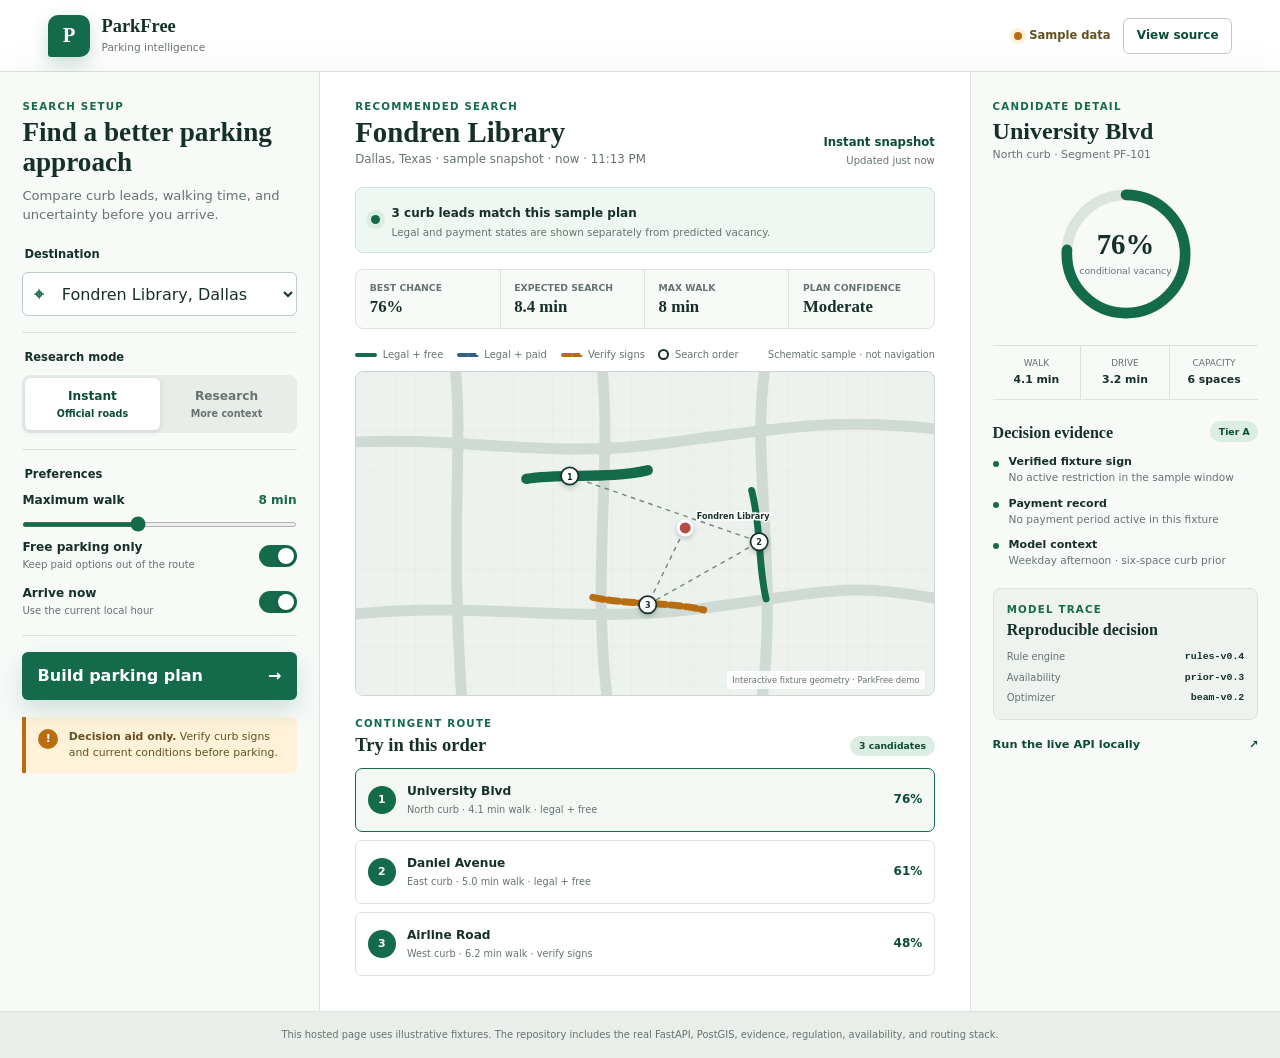
<file: demo/index.html>
<!doctype html>
<html lang="en">
  <head>
    <meta charset="utf-8">
    <meta name="viewport" content="width=device-width, initial-scale=1">
    <meta name="theme-color" content="#12382c">
    <meta name="description" content="Interactive ParkFree parking-intelligence product demo.">
    <title>ParkFree | Interactive product demo</title>
    <link rel="icon" href="favicon.svg" type="image/svg+xml">
    <link rel="stylesheet" href="styles.css">
    <script src="demo.js" defer></script>
  </head>
  <body>
    <a class="skip-link" href="#workspace">Skip to workspace</a>

    <header class="topbar">
      <a class="brand" href="./" aria-label="ParkFree demo home">
        <span class="brand-mark" aria-hidden="true">P</span>
        <span>
          <strong>ParkFree</strong>
          <small>Parking intelligence</small>
        </span>
      </a>
      <div class="topbar-actions">
        <span class="demo-badge"><span aria-hidden="true"></span>Sample data</span>
        <a class="github-link" href="https://github.com/Kaizhongmu/ParkFree">View source</a>
      </div>
    </header>

    <main id="workspace" class="workspace">
      <aside class="planner" aria-labelledby="planner-title">
        <div class="planner-heading">
          <p class="kicker">Search setup</p>
          <h1 id="planner-title">Find a better parking approach</h1>
          <p>Compare curb leads, walking time, and uncertainty before you arrive.</p>
        </div>

        <form id="demo-form">
          <fieldset>
            <legend>Destination</legend>
            <div class="destination-field">
              <span class="field-icon" aria-hidden="true">⌖</span>
              <select id="destination-select" aria-label="Sample destination">
                <option value="fondren">Fondren Library, Dallas</option>
                <option value="arts">Dallas Arts District</option>
                <option value="seattle">Seattle Center</option>
              </select>
            </div>
          </fieldset>

          <fieldset>
            <legend>Research mode</legend>
            <div class="segmented-control" role="group" aria-label="Research mode">
              <button type="button" data-mode="instant" aria-pressed="true">
                Instant
                <small>Official roads</small>
              </button>
              <button type="button" data-mode="research" aria-pressed="false">
                Research
                <small>More context</small>
              </button>
            </div>
          </fieldset>

          <fieldset>
            <legend>Preferences</legend>
            <label class="range-field" for="walk-range">
              <span>Maximum walk</span>
              <output id="walk-output" for="walk-range">8 min</output>
            </label>
            <input id="walk-range" type="range" min="3" max="15" value="8" step="1">

            <label class="toggle-row">
              <span>
                <strong>Free parking only</strong>
                <small>Keep paid options out of the route</small>
              </span>
              <input id="free-only" type="checkbox" checked>
            </label>

            <label class="toggle-row">
              <span>
                <strong>Arrive now</strong>
                <small id="arrival-help">Use the current local hour</small>
              </span>
              <input id="arrive-now" type="checkbox" checked>
            </label>
          </fieldset>

          <button class="plan-button" type="submit">
            <span>Build parking plan</span>
            <span aria-hidden="true">→</span>
          </button>
        </form>

        <div class="safety-note">
          <span aria-hidden="true">!</span>
          <p><strong>Decision aid only.</strong> Verify curb signs and current conditions before parking.</p>
        </div>
      </aside>

      <section class="results" aria-labelledby="results-title">
        <div class="results-heading">
          <div>
            <p class="kicker">Recommended search</p>
            <h2 id="results-title">Fondren Library</h2>
            <p id="result-subtitle">Dallas, Texas · sample snapshot</p>
          </div>
          <div class="freshness">
            <span id="mode-indicator">Instant snapshot</span>
            <small id="updated-time">Updated just now</small>
          </div>
        </div>

        <div id="status-banner" class="status-banner" role="status" aria-live="polite">
          <span class="status-dot" aria-hidden="true"></span>
          <div>
            <strong>3 curb leads match this sample plan</strong>
            <p>Legal and payment states are shown separately from predicted vacancy.</p>
          </div>
        </div>

        <div class="metric-strip" aria-label="Plan summary">
          <div>
            <span>Best chance</span>
            <strong id="best-chance">76%</strong>
          </div>
          <div>
            <span>Expected search</span>
            <strong id="expected-time">8.4 min</strong>
          </div>
          <div>
            <span>Max walk</span>
            <strong id="max-walk-metric">8 min</strong>
          </div>
          <div>
            <span>Plan confidence</span>
            <strong id="plan-confidence">Moderate</strong>
          </div>
        </div>

        <div class="map-toolbar">
          <div class="legend" aria-label="Map legend">
            <span><i class="legend-line legal"></i>Legal + free</span>
            <span><i class="legend-line paid"></i>Legal + paid</span>
            <span><i class="legend-line unknown"></i>Verify signs</span>
            <span><i class="legend-dot"></i>Search order</span>
          </div>
          <span id="map-caption">Schematic sample · not navigation</span>
        </div>

        <div class="map-frame">
          <svg id="demo-map" viewBox="0 0 1000 560" role="img" aria-labelledby="map-title map-description">
            <title id="map-title">Sample curb candidate map</title>
            <desc id="map-description">Three curb candidates near Fondren Library with a suggested search order.</desc>
            <defs>
              <pattern id="minor-grid" width="34" height="34" patternUnits="userSpaceOnUse">
                <path d="M34 0H0V34" fill="none" stroke="#dce4df" stroke-width="1"></path>
              </pattern>
              <filter id="pin-shadow" x="-50%" y="-50%" width="200%" height="200%">
                <feDropShadow dx="0" dy="4" stdDeviation="5" flood-color="#102b22" flood-opacity=".22"></feDropShadow>
              </filter>
            </defs>
            <rect width="1000" height="560" fill="#edf2ee"></rect>
            <rect width="1000" height="560" fill="url(#minor-grid)"></rect>
            <g class="context-roads" aria-hidden="true">
              <path d="M-20 122C180 110 320 150 520 125S830 75 1030 102"></path>
              <path d="M-10 420C220 395 380 440 610 408S860 365 1020 395"></path>
              <path d="M170 -20C188 115 160 260 185 590"></path>
              <path d="M710 -20C680 155 735 340 700 590"></path>
              <path d="M425 -20C445 170 405 350 438 590"></path>
            </g>
            <g id="route-layer"></g>
            <g id="segment-layer"></g>
            <g id="marker-layer"></g>
            <g id="destination-layer"></g>
          </svg>
          <div class="map-attribution">Interactive fixture geometry · ParkFree demo</div>
        </div>

        <section class="candidates" aria-labelledby="candidate-title">
          <div class="section-title">
            <div>
              <p class="kicker">Contingent route</p>
              <h3 id="candidate-title">Try in this order</h3>
            </div>
            <span id="candidate-count">3 candidates</span>
          </div>
          <ol id="candidate-list"></ol>
        </section>
      </section>

      <aside class="detail-panel" aria-labelledby="detail-title">
        <div class="detail-header">
          <p class="kicker">Candidate detail</p>
          <h2 id="detail-title">University Blvd</h2>
          <p id="detail-side">North curb · Segment PF-101</p>
        </div>

        <div class="probability-ring" aria-label="76 percent conditional vacancy chance">
          <svg viewBox="0 0 120 120" aria-hidden="true">
            <circle class="ring-track" cx="60" cy="60" r="50"></circle>
            <circle id="ring-progress" class="ring-progress" cx="60" cy="60" r="50"></circle>
          </svg>
          <div>
            <strong id="detail-probability">76%</strong>
            <span>conditional vacancy</span>
          </div>
        </div>

        <dl class="detail-stats">
          <div><dt>Walk</dt><dd id="detail-walk">4.1 min</dd></div>
          <div><dt>Drive</dt><dd id="detail-drive">3.2 min</dd></div>
          <div><dt>Capacity</dt><dd id="detail-capacity">6 spaces</dd></div>
        </dl>

        <section class="evidence-section" aria-labelledby="evidence-title">
          <div class="section-title compact">
            <h3 id="evidence-title">Decision evidence</h3>
            <span id="evidence-tier">Tier A</span>
          </div>
          <ul id="evidence-list"></ul>
        </section>

        <section class="model-section" aria-labelledby="model-title">
          <p class="kicker">Model trace</p>
          <h3 id="model-title">Reproducible decision</h3>
          <dl>
            <div><dt>Rule engine</dt><dd>rules-v0.4</dd></div>
            <div><dt>Availability</dt><dd>prior-v0.3</dd></div>
            <div><dt>Optimizer</dt><dd>beam-v0.2</dd></div>
          </dl>
        </section>

        <a class="run-link" href="https://github.com/Kaizhongmu/ParkFree#quick-start-with-docker">
          Run the live API locally <span aria-hidden="true">↗</span>
        </a>
      </aside>
    </main>

    <footer>
      <p>This hosted page uses illustrative fixtures. The repository includes the real FastAPI, PostGIS, evidence, regulation, availability, and routing stack.</p>
    </footer>
  </body>
</html>
</file>
<file: demo/styles.css>
:root {
  color-scheme: light;
  --ink: #153028;
  --muted: #66736e;
  --paper: #f1f4f1;
  --surface: #ffffff;
  --surface-alt: #f8faf8;
  --line: #dbe3de;
  --line-strong: #bdcbc3;
  --green: #146b4b;
  --green-dark: #0c4b36;
  --green-soft: #dceee3;
  --amber: #b86e10;
  --amber-soft: #fff2d9;
  --coral: #b64b45;
  --blue: #315f8c;
  --shadow: 0 18px 55px rgb(23 48 40 / 9%);
  font-family: Inter, ui-sans-serif, system-ui, -apple-system, BlinkMacSystemFont, "Segoe UI", sans-serif;
}

* { box-sizing: border-box; }

html { min-width: 320px; background: var(--paper); }

body {
  min-height: 100vh;
  margin: 0;
  color: var(--ink);
  background: var(--paper);
  line-height: 1.45;
}

button, select, input { font: inherit; }

button, select, input[type="range"], input[type="checkbox"] { cursor: pointer; }

a { color: inherit; }

.skip-link {
  position: fixed;
  z-index: 30;
  top: 0.75rem;
  left: 0.75rem;
  padding: 0.65rem 0.9rem;
  color: #fff;
  background: var(--green-dark);
  border-radius: 6px;
  transform: translateY(-160%);
}

.skip-link:focus { transform: translateY(0); }

.topbar {
  display: flex;
  min-height: 72px;
  align-items: center;
  justify-content: space-between;
  gap: 1rem;
  padding: 0.85rem clamp(1rem, 4vw, 3rem);
  background: var(--surface);
  border-bottom: 1px solid var(--line);
}

.brand {
  display: inline-flex;
  align-items: center;
  gap: 0.72rem;
  text-decoration: none;
}

.brand-mark {
  display: grid;
  width: 42px;
  height: 42px;
  place-items: center;
  color: #fff;
  background: var(--green);
  border-radius: 10px 10px 10px 3px;
  font-family: Georgia, serif;
  font-size: 1.3rem;
  font-weight: 800;
  box-shadow: 0 7px 18px rgb(20 107 75 / 22%);
}

.brand strong, .brand small { display: block; }
.brand strong { font: 700 1.15rem/1.15 Georgia, serif; }
.brand small { margin-top: 0.14rem; color: var(--muted); font-size: 0.66rem; }

.topbar-actions { display: flex; align-items: center; gap: 0.8rem; }

.demo-badge {
  display: inline-flex;
  align-items: center;
  gap: 0.42rem;
  color: #635022;
  font-size: 0.72rem;
  font-weight: 800;
}

.demo-badge > span {
  width: 8px;
  height: 8px;
  background: var(--amber);
  border-radius: 50%;
  box-shadow: 0 0 0 4px var(--amber-soft);
}

.github-link {
  min-height: 36px;
  padding: 0.5rem 0.78rem;
  color: var(--green-dark);
  background: var(--surface);
  border: 1px solid var(--line-strong);
  border-radius: 6px;
  font-size: 0.75rem;
  font-weight: 800;
  text-decoration: none;
}

.github-link:hover { background: var(--green-soft); border-color: var(--green); }

.workspace {
  display: grid;
  grid-template-columns: minmax(260px, 320px) minmax(480px, 1fr) minmax(260px, 310px);
  min-height: calc(100vh - 72px);
  max-width: 1760px;
  margin: 0 auto;
  background: var(--surface);
  box-shadow: var(--shadow);
}

.planner, .detail-panel { background: var(--surface-alt); }

.planner {
  padding: 1.7rem 1.4rem;
  border-right: 1px solid var(--line);
}

.planner-heading h1 {
  margin: 0.28rem 0 0.55rem;
  font: 700 1.7rem/1.08 Georgia, serif;
}

.planner-heading > p:last-child {
  margin: 0;
  color: var(--muted);
  font-size: 0.82rem;
}

.kicker {
  margin: 0;
  color: var(--green);
  font-size: 0.64rem;
  font-weight: 850;
  letter-spacing: 0.12em;
  text-transform: uppercase;
}

form { display: grid; gap: 1rem; margin-top: 1.4rem; }

fieldset {
  display: grid;
  gap: 0.75rem;
  margin: 0;
  padding: 0 0 1rem;
  border: 0;
  border-bottom: 1px solid var(--line);
}

legend { margin-bottom: 0.58rem; font-size: 0.72rem; font-weight: 850; }

.destination-field { position: relative; }

.field-icon {
  position: absolute;
  z-index: 1;
  top: 50%;
  left: 0.72rem;
  color: var(--green);
  font-size: 1.05rem;
  font-weight: 900;
  transform: translateY(-50%);
  pointer-events: none;
}

select {
  width: 100%;
  min-height: 44px;
  padding: 0.62rem 2rem 0.62rem 2.15rem;
  color: var(--ink);
  background: var(--surface);
  border: 1px solid var(--line-strong);
  border-radius: 6px;
  outline: none;
}

.segmented-control {
  display: grid;
  grid-template-columns: 1fr 1fr;
  min-height: 58px;
  padding: 3px;
  background: #e8ede9;
  border-radius: 8px;
}

.segmented-control button {
  display: grid;
  gap: 0.08rem;
  place-content: center;
  color: var(--muted);
  background: transparent;
  border: 0;
  border-radius: 6px;
  font-size: 0.76rem;
  font-weight: 850;
}

.segmented-control button small { font-size: 0.6rem; font-weight: 650; }

.segmented-control button[aria-pressed="true"] {
  color: var(--green-dark);
  background: var(--surface);
  box-shadow: 0 2px 7px rgb(23 48 40 / 12%);
}

.range-field { display: flex; align-items: center; justify-content: space-between; font-size: 0.76rem; font-weight: 800; }
.range-field output { color: var(--green); font-variant-numeric: tabular-nums; }

input[type="range"] {
  width: 100%;
  height: 5px;
  margin: 0;
  accent-color: var(--green);
}

.toggle-row {
  display: flex;
  align-items: center;
  justify-content: space-between;
  gap: 0.75rem;
  font-size: 0.76rem;
}

.toggle-row strong, .toggle-row small { display: block; }
.toggle-row small { margin-top: 0.1rem; color: var(--muted); font-size: 0.63rem; font-weight: 500; }

.toggle-row input {
  position: relative;
  width: 38px;
  height: 22px;
  flex: 0 0 auto;
  margin: 0;
  appearance: none;
  background: #aab5af;
  border-radius: 999px;
  transition: background 150ms ease;
}

.toggle-row input::after {
  position: absolute;
  top: 3px;
  left: 3px;
  width: 16px;
  height: 16px;
  content: "";
  background: #fff;
  border-radius: 50%;
  box-shadow: 0 1px 4px rgb(0 0 0 / 25%);
  transition: transform 150ms ease;
}

.toggle-row input:checked { background: var(--green); }
.toggle-row input:checked::after { transform: translateX(16px); }

.plan-button {
  display: flex;
  min-height: 48px;
  align-items: center;
  justify-content: space-between;
  padding: 0 0.95rem;
  color: #fff;
  background: var(--green);
  border: 0;
  border-radius: 6px;
  font-weight: 850;
  box-shadow: 0 10px 24px rgb(20 107 75 / 18%);
}

.plan-button:hover { background: var(--green-dark); }

button:focus-visible, select:focus-visible, input:focus-visible, a:focus-visible {
  outline: 3px solid rgb(20 107 75 / 25%);
  outline-offset: 2px;
}

.safety-note {
  display: flex;
  gap: 0.65rem;
  margin-top: 1.1rem;
  padding: 0.75rem;
  color: #655022;
  background: var(--amber-soft);
  border-left: 4px solid var(--amber);
  border-radius: 0 6px 6px 0;
}

.safety-note > span {
  display: grid;
  width: 20px;
  height: 20px;
  flex: 0 0 auto;
  place-items: center;
  color: #fff;
  background: var(--amber);
  border-radius: 50%;
  font-size: 0.7rem;
  font-weight: 900;
}

.safety-note p { margin: 0; font-size: 0.68rem; }

.results { min-width: 0; padding: 1.7rem clamp(1.2rem, 3vw, 2.2rem) 2.2rem; }

.results-heading {
  display: flex;
  align-items: end;
  justify-content: space-between;
  gap: 1rem;
}

.results-heading h2 { margin: 0.2rem 0 0.15rem; font: 700 1.8rem/1.1 Georgia, serif; }
.results-heading p:last-child { margin: 0; color: var(--muted); font-size: 0.74rem; }

.freshness { text-align: right; }
.freshness span, .freshness small { display: block; }
.freshness span { color: var(--green-dark); font-size: 0.73rem; font-weight: 850; }
.freshness small { margin-top: 0.16rem; color: var(--muted); font-size: 0.63rem; }

.status-banner {
  display: flex;
  gap: 0.75rem;
  align-items: center;
  margin-top: 1.15rem;
  padding: 0.75rem 0.9rem;
  background: #eef7f1;
  border: 1px solid #cce2d4;
  border-radius: 8px;
}

.status-banner.researching { background: #eef3f8; border-color: #cbd9e6; }
.status-banner.researching .status-dot { background: var(--blue); box-shadow: 0 0 0 5px #dae5ef; }
.status-dot { width: 9px; height: 9px; flex: 0 0 auto; background: var(--green); border-radius: 50%; box-shadow: 0 0 0 5px var(--green-soft); }
.status-banner strong { font-size: 0.75rem; }
.status-banner p { margin: 0.1rem 0 0; color: var(--muted); font-size: 0.65rem; }

.metric-strip {
  display: grid;
  grid-template-columns: repeat(4, minmax(0, 1fr));
  margin-top: 1rem;
  background: var(--surface-alt);
  border: 1px solid var(--line);
  border-radius: 8px;
}

.metric-strip > div { min-width: 0; padding: 0.72rem 0.85rem; border-right: 1px solid var(--line); }
.metric-strip > div:last-child { border-right: 0; }
.metric-strip span, .metric-strip strong { display: block; }
.metric-strip span { color: var(--muted); font-size: 0.58rem; font-weight: 750; text-transform: uppercase; }
.metric-strip strong { margin-top: 0.12rem; font: 700 1.05rem/1.2 Georgia, serif; white-space: nowrap; }

.map-toolbar {
  display: flex;
  align-items: center;
  justify-content: space-between;
  gap: 1rem;
  margin: 1.15rem 0 0.55rem;
}

.legend { display: flex; flex-wrap: wrap; gap: 0.85rem; color: var(--muted); font-size: 0.62rem; }
.legend span { display: inline-flex; align-items: center; gap: 0.34rem; }
.legend-line { width: 22px; border-top: 4px solid var(--green); border-radius: 999px; }
.legend-line.paid { border-color: var(--blue); border-top-style: dashed; }
.legend-line.unknown { border-color: var(--amber); border-top-style: dashed; }
.legend-dot { width: 11px; height: 11px; background: #fff; border: 2px solid var(--ink); border-radius: 50%; }
#map-caption { color: var(--muted); font-size: 0.6rem; }

.map-frame {
  position: relative;
  overflow: hidden;
  background: #edf2ee;
  border: 1px solid #ccd8d1;
  border-radius: 8px;
}

#demo-map { display: block; width: 100%; height: auto; aspect-ratio: 1000 / 560; }
.context-roads path { fill: none; stroke: #d0dad4; stroke-width: 19; stroke-linecap: round; }
.route-path { fill: none; stroke: #274b3e; stroke-width: 2.5; stroke-dasharray: 8 8; opacity: 0.62; }
.candidate-segment { fill: none; stroke: var(--green); stroke-width: 12; stroke-linecap: round; cursor: pointer; transition: stroke-width 120ms ease, opacity 120ms ease; }
.candidate-segment.paid { stroke: var(--blue); stroke-dasharray: 22 8; }
.candidate-segment.unknown { stroke: var(--amber); stroke-dasharray: 18 9; }
.candidate-segment.is-muted { opacity: 0.3; }
.candidate-segment.is-active { stroke-width: 18; }
.route-marker { fill: #fff; stroke: var(--ink); stroke-width: 3; filter: url(#pin-shadow); }
.route-number { fill: var(--ink); font-size: 14px; font-weight: 900; text-anchor: middle; dominant-baseline: central; pointer-events: none; }
.destination-pin { fill: var(--coral); stroke: #fff; stroke-width: 5; filter: url(#pin-shadow); }
.destination-label { fill: var(--ink); paint-order: stroke; stroke: #fff; stroke-width: 5; font-size: 14px; font-weight: 850; }
.map-attribution { position: absolute; right: 0.55rem; bottom: 0.4rem; padding: 0.18rem 0.35rem; color: #65736d; background: rgb(255 255 255 / 84%); border-radius: 3px; font-size: 0.52rem; }

.candidates { margin-top: 1.25rem; }
.section-title { display: flex; align-items: end; justify-content: space-between; gap: 1rem; }
.section-title h3 { margin: 0.18rem 0 0; font: 700 1.16rem/1.2 Georgia, serif; }
.section-title > span { color: var(--green-dark); background: var(--green-soft); border-radius: 999px; padding: 0.22rem 0.55rem; font-size: 0.58rem; font-weight: 850; }

#candidate-list { display: grid; gap: 0.5rem; margin: 0.72rem 0 0; padding: 0; list-style: none; }

.candidate-button {
  display: grid;
  grid-template-columns: 28px minmax(0, 1fr) auto;
  width: 100%;
  min-height: 64px;
  gap: 0.7rem;
  align-items: center;
  padding: 0.58rem 0.72rem;
  color: var(--ink);
  background: var(--surface);
  border: 1px solid var(--line);
  border-radius: 7px;
  text-align: left;
}

.candidate-button:hover, .candidate-button[aria-pressed="true"] { background: #f3f8f4; border-color: var(--green); }
.candidate-order { display: grid; width: 28px; height: 28px; place-items: center; color: #fff; background: var(--green); border-radius: 50%; font-size: 0.68rem; font-weight: 900; }
.candidate-copy { min-width: 0; }
.candidate-copy strong, .candidate-copy small { display: block; }
.candidate-copy strong { overflow: hidden; font-size: 0.76rem; text-overflow: ellipsis; white-space: nowrap; }
.candidate-copy small { margin-top: 0.14rem; color: var(--muted); font-size: 0.61rem; }
.candidate-chance { color: var(--green-dark); font-size: 0.75rem; font-weight: 900; white-space: nowrap; }

.detail-panel {
  padding: 1.7rem 1.35rem;
  border-left: 1px solid var(--line);
}

.detail-header h2 { margin: 0.25rem 0 0.16rem; font: 700 1.5rem/1.1 Georgia, serif; }
.detail-header > p:last-child { margin: 0; color: var(--muted); font-size: 0.68rem; }

.probability-ring { position: relative; width: 142px; height: 142px; margin: 1.25rem auto; }
.probability-ring svg { width: 100%; height: 100%; transform: rotate(-90deg); }
.probability-ring circle { fill: none; stroke-width: 9; }
.ring-track { stroke: #dce4df; }
.ring-progress { stroke: var(--green); stroke-linecap: round; stroke-dasharray: 314.16; stroke-dashoffset: 75.4; transition: stroke-dashoffset 300ms ease; }
.probability-ring > div { position: absolute; inset: 0; display: grid; place-content: center; text-align: center; }
.probability-ring strong, .probability-ring span { display: block; }
.probability-ring strong { font: 700 1.8rem/1 Georgia, serif; }
.probability-ring span { max-width: 7rem; margin-top: 0.28rem; color: var(--muted); font-size: 0.58rem; }

.detail-stats { display: grid; grid-template-columns: repeat(3, 1fr); margin: 0; border-block: 1px solid var(--line); }
.detail-stats div { padding: 0.72rem 0.35rem; text-align: center; border-right: 1px solid var(--line); }
.detail-stats div:last-child { border-right: 0; }
.detail-stats dt { color: var(--muted); font-size: 0.56rem; text-transform: uppercase; }
.detail-stats dd { margin: 0.12rem 0 0; font-size: 0.68rem; font-weight: 850; white-space: nowrap; }

.evidence-section, .model-section { margin-top: 1.25rem; }
.section-title.compact { align-items: center; }
.section-title.compact h3, .model-section h3 { margin: 0.18rem 0 0; font: 700 1rem/1.2 Georgia, serif; }

#evidence-list { display: grid; gap: 0.62rem; margin: 0.75rem 0 0; padding: 0; list-style: none; }
#evidence-list li { position: relative; padding-left: 1rem; color: var(--muted); font-size: 0.66rem; }
#evidence-list li::before { position: absolute; top: 0.38rem; left: 0; width: 6px; height: 6px; content: ""; background: var(--green); border-radius: 50%; }
#evidence-list strong { display: block; color: var(--ink); font-size: 0.69rem; }

.model-section { padding: 0.82rem; background: #eef3f0; border: 1px solid var(--line); border-radius: 8px; }
.model-section dl { display: grid; gap: 0.38rem; margin: 0.68rem 0 0; }
.model-section dl div { display: flex; justify-content: space-between; gap: 1rem; font-size: 0.62rem; }
.model-section dt { color: var(--muted); }
.model-section dd { margin: 0; font-weight: 800; font-family: ui-monospace, SFMono-Regular, Menlo, monospace; }

.run-link { display: flex; align-items: center; justify-content: space-between; margin-top: 1rem; color: var(--green-dark); font-size: 0.71rem; font-weight: 850; text-decoration: none; }
.run-link:hover { text-decoration: underline; text-underline-offset: 0.2rem; }

footer { padding: 1rem; color: var(--muted); background: #e9eeea; border-top: 1px solid var(--line); text-align: center; font-size: 0.62rem; }
footer p { margin: 0; }

@media (max-width: 1180px) {
  .workspace { grid-template-columns: minmax(260px, 310px) minmax(480px, 1fr); }
  .detail-panel { grid-column: 1 / -1; display: grid; grid-template-columns: minmax(180px, 1fr) 180px minmax(280px, 1.5fr); gap: 1.5rem; align-items: center; border-top: 1px solid var(--line); border-left: 0; }
  .probability-ring { margin: 0 auto; }
  .detail-stats { grid-column: 1 / -1; }
  .evidence-section, .model-section { margin-top: 0; }
  .run-link { grid-column: 3; }
}

@media (max-width: 820px) {
  .workspace { grid-template-columns: 1fr; }
  .planner { border-right: 0; border-bottom: 1px solid var(--line); }
  .detail-panel { grid-template-columns: 1fr 160px; }
  .evidence-section, .model-section, .run-link { grid-column: 1 / -1; }
  .metric-strip { grid-template-columns: repeat(2, 1fr); }
  .metric-strip > div:nth-child(2) { border-right: 0; }
  .metric-strip > div:nth-child(-n + 2) { border-bottom: 1px solid var(--line); }
}

@media (max-width: 560px) {
  .topbar { align-items: flex-start; }
  .demo-badge { display: none; }
  .results-heading, .map-toolbar { align-items: flex-start; flex-direction: column; }
  .freshness { text-align: left; }
  .map-frame { overflow-x: auto; }
  #demo-map { min-width: 620px; }
  .detail-panel { grid-template-columns: 1fr; }
  .probability-ring, .evidence-section, .model-section, .run-link { grid-column: 1; }
}

@media (prefers-reduced-motion: reduce) {
  *, *::before, *::after { scroll-behavior: auto !important; transition: none !important; }
}
</file>
